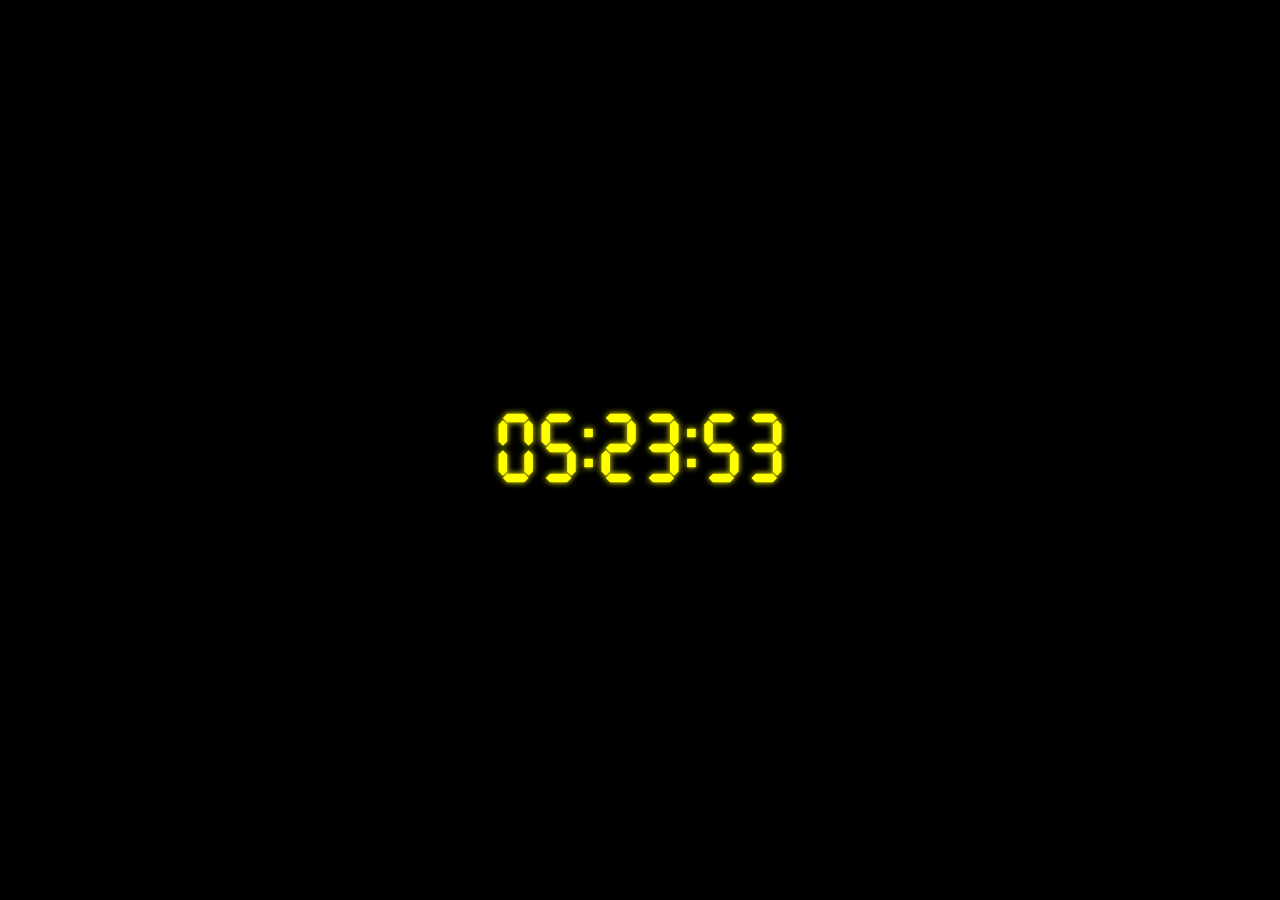
<file: cloak/index.html>
<!DOCTYPE html>
<html lang="en" >
<head>
  <meta charset="UTF-8">
  <title></title>
  <link rel="stylesheet" href="./style.css">

</head>
<body>
<!-- partial:index.partial.html -->
<div id="clock"></div>
<!-- partial -->
  <script  src="./script.js"></script>

</body>
</html>
</file>
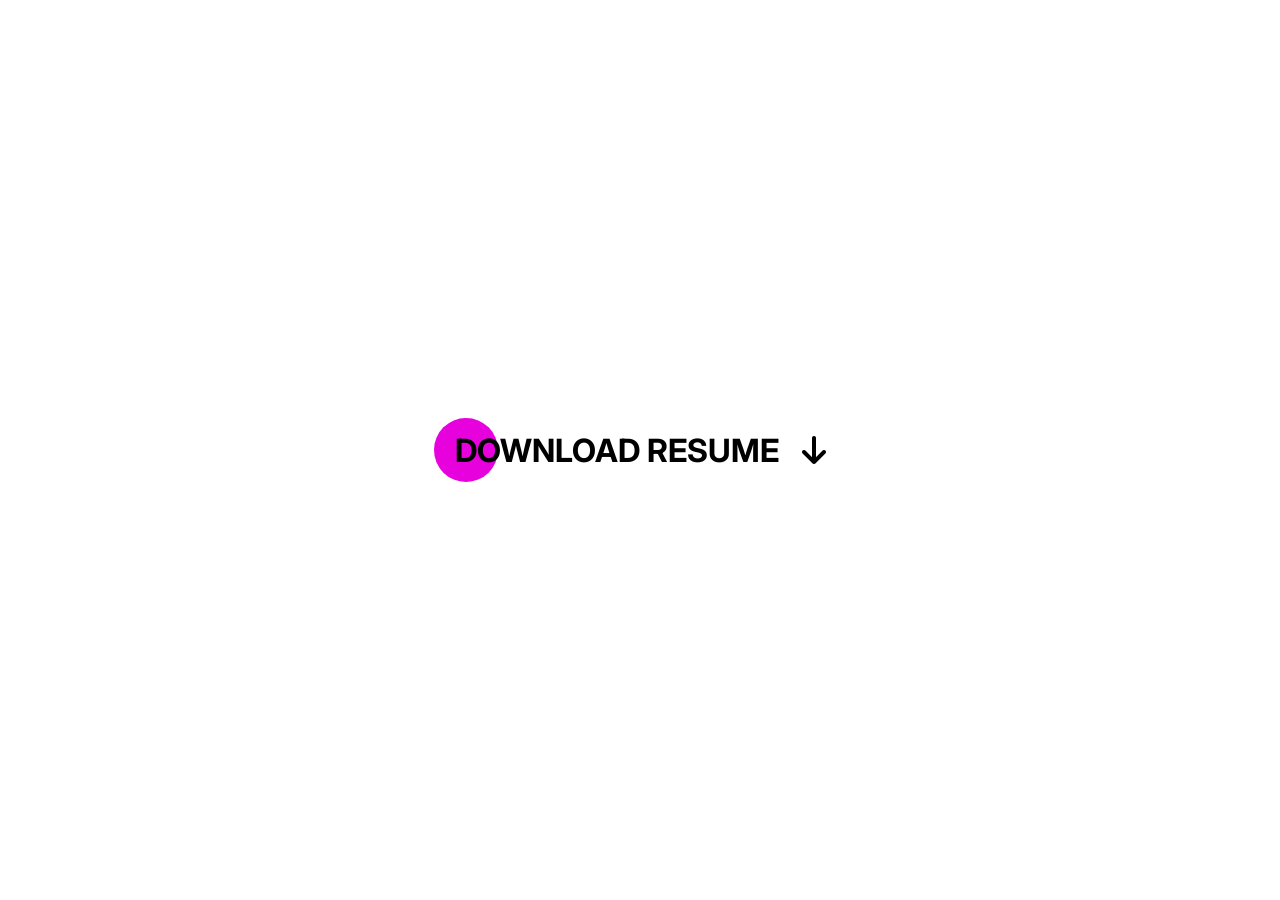
<file: dist11/index.html>
<!DOCTYPE html>
<html lang="en" >
<head>
  <meta charset="UTF-8">
  <title></title>
  <meta name="viewport" content="width=device-width, initial-scale=1">
<link rel="preconnect" href="https://fonts.googleapis.com">
<link rel="preconnect" href="https://fonts.gstatic.com" crossorigin>
<link href="https://fonts.googleapis.com/css2?family=Inter:wght@100;200;300;400;500;600;700;800;900&family=Playfair+Display:ital,wght@0,400;0,500;0,600;0,700;0,800;0,900;1,400;1,500;1,600;1,700;1,800;1,900&display=swap" rel="stylesheet"><link rel='stylesheet' href='https://cdnjs.cloudflare.com/ajax/libs/font-awesome/6.2.1/css/all.min.css'><link rel="stylesheet" href="./style.css">

</head>
<body>
<!-- partial:index.partial.html -->
<div class="wrapper">
  <a class="link" href="https://drive.google.com/file/d/1wKsv-6TdTLmP4ueZYNMOEHzZ_lIpxL3S/view?usp=sharing" target="_blank" download="almreddy">
    <div class="pink"></div>
    <span>DOWNLOAD RESUME</span>
    <i class="fa-solid fa-arrow-down"></i>
  </a>
</div>
<!-- partial -->
  <script src='https://unpkg.co/gsap@3/dist/gsap.min.js'></script><script  src="./script.js"></script>

</body>
</html>
</file>
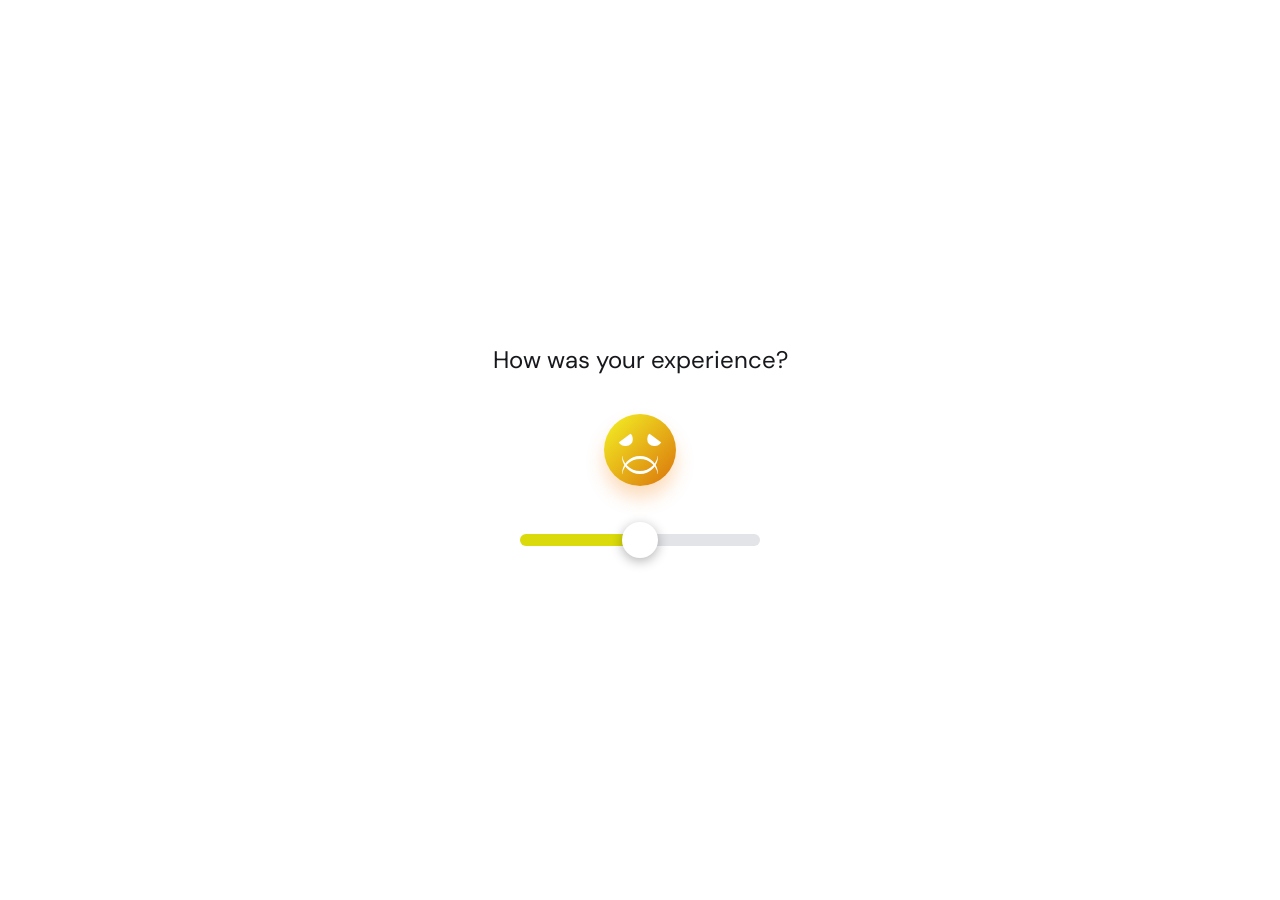
<file: dist15/index.html>
<!DOCTYPE html>
<html lang="en" >
<head>
  <meta charset="UTF-8">
  <title>CodePen - Changing Face Rating</title>
  <meta name="viewport" content="width=device-width, initial-scale=1, viewport-fit=cover"><link rel='stylesheet' href='https://fonts.googleapis.com/css2?family=DM+Sans&amp;display=swap'><link rel="stylesheet" href="./style.css">

</head>
<body>
<!-- partial:index.partial.html -->
<form class="fr" action="">
	<label class="fr__label" for="face-rating">How was your experience?</label>
	<div class="fr__face" role="img" aria-label="Straight face">
		<div class="fr__face-right-eye" data-right></div>
		<div class="fr__face-left-eye" data-left></div>
		<div class="fr__face-mouth-lower" data-mouth-lower></div>
		<div class="fr__face-mouth-upper" data-mouth-upper></div>
	</div>
	<input class="fr__input" id="face-rating" type="range" value="2.5" min="0" max="5" step="0.1">
</form>
<!-- partial -->
  <script  src="./script.js"></script>

</body>
</html>
</file>
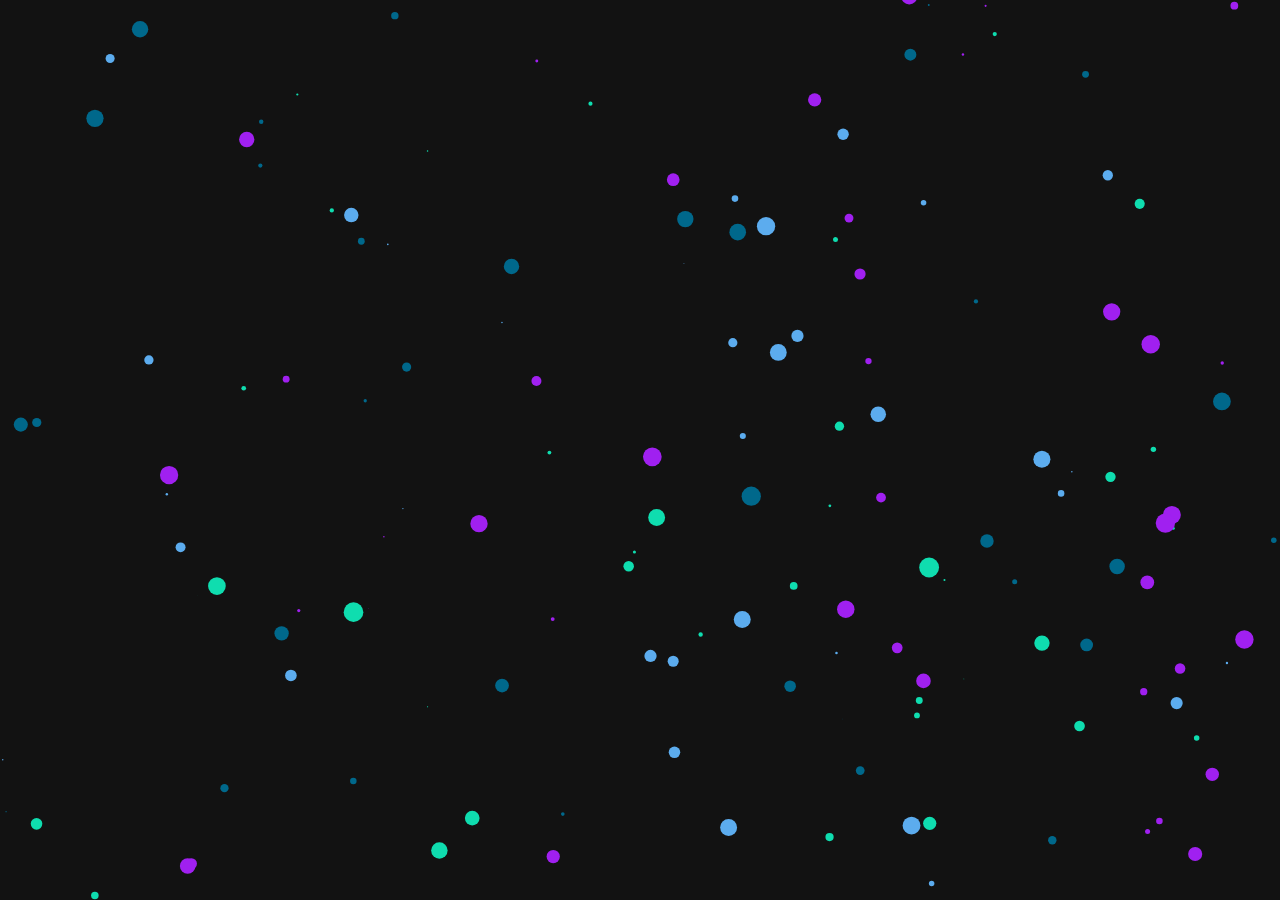
<file: dist16/index.html>
<!DOCTYPE html>
<html lang="en" >
<head>
  <meta charset="UTF-8">
  <title>CodePen - Particles Animation using Canvas</title>
  <link rel="stylesheet" href="./style.css">

</head>
<body>
<!-- partial:index.partial.html -->
<canvas id="myCanvas"></canvas>
<!-- partial -->
  <script  src="./script.js"></script>

</body>
</html>
</file>
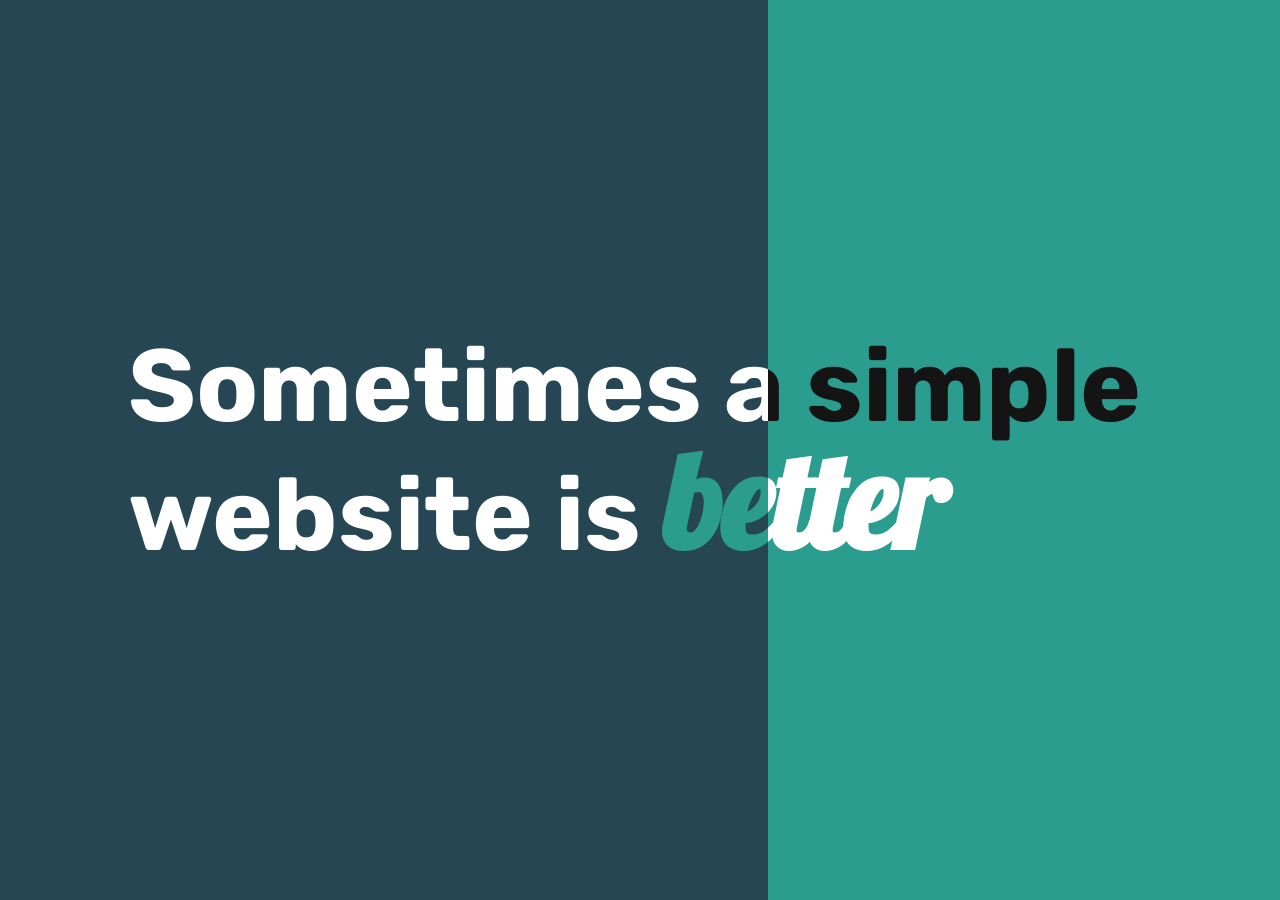
<file: dist6/index.html>
<!DOCTYPE html>
<html lang="en" >
<head>
  <meta charset="UTF-8">
  <link rel="preconnect" href="https://fonts.googleapis.com">
<link rel="preconnect" href="https://fonts.gstatic.com" crossorigin>
<link href="https://fonts.googleapis.com/css2?family=Lobster&family=Rubik:wght@400;500&display=swap" rel="stylesheet"><link rel="stylesheet" href="./style.css">

</head>
<body>
<!-- partial:index.partial.html -->
<div id="left-side" class="side">
  <h2 class="title">
    Sometimes a simple website is 
    <span class="fancy">better</span>      
  </h2>
</div>
<div id="right-side" class="side">
  <h2 class="title">
    Sometimes a simple website is  
    <span class="fancy">better</span>     
  </h2>
</div>




<!-- partial -->
  <script src='https://codepen.io/Hyperplexed/pen/xxYJYjM/54407644e24173ad6019b766443bf2a6.js'></script><script  src="./script.js"></script>

</body>
</html>
</file>
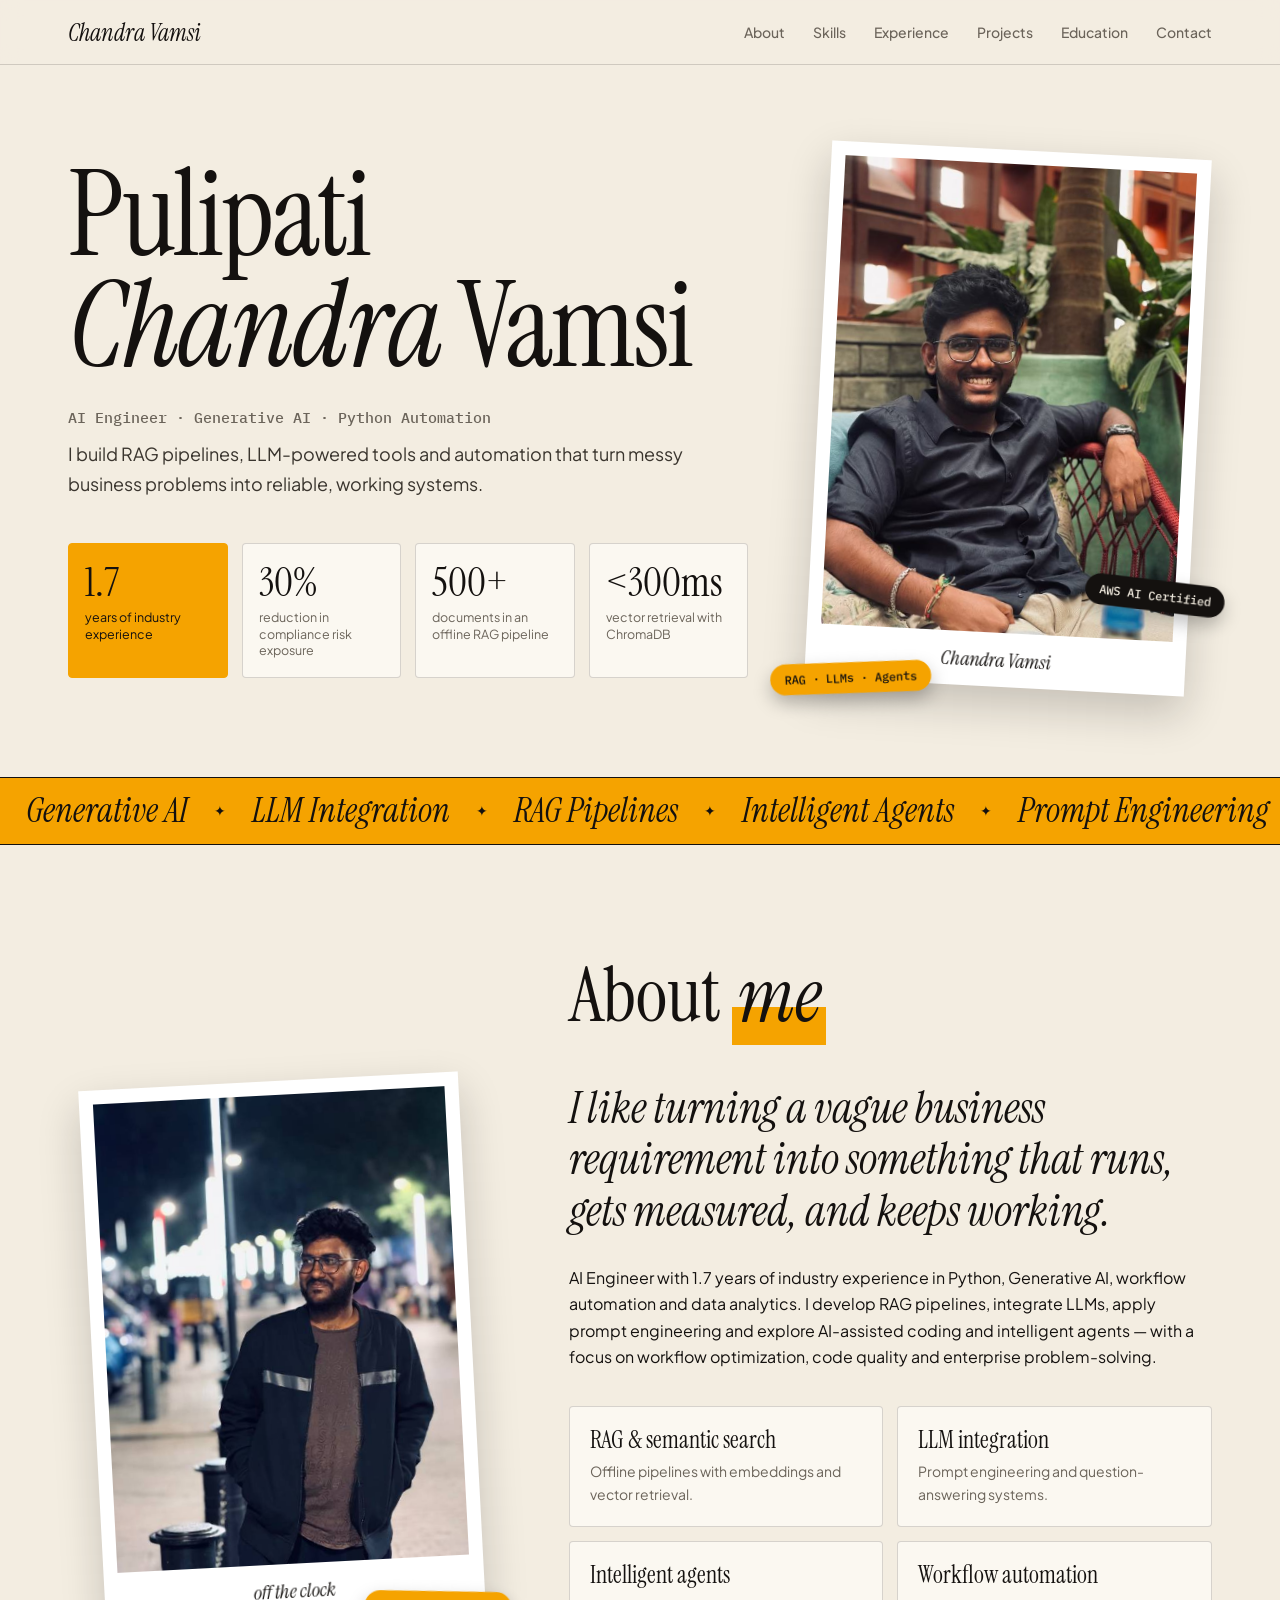
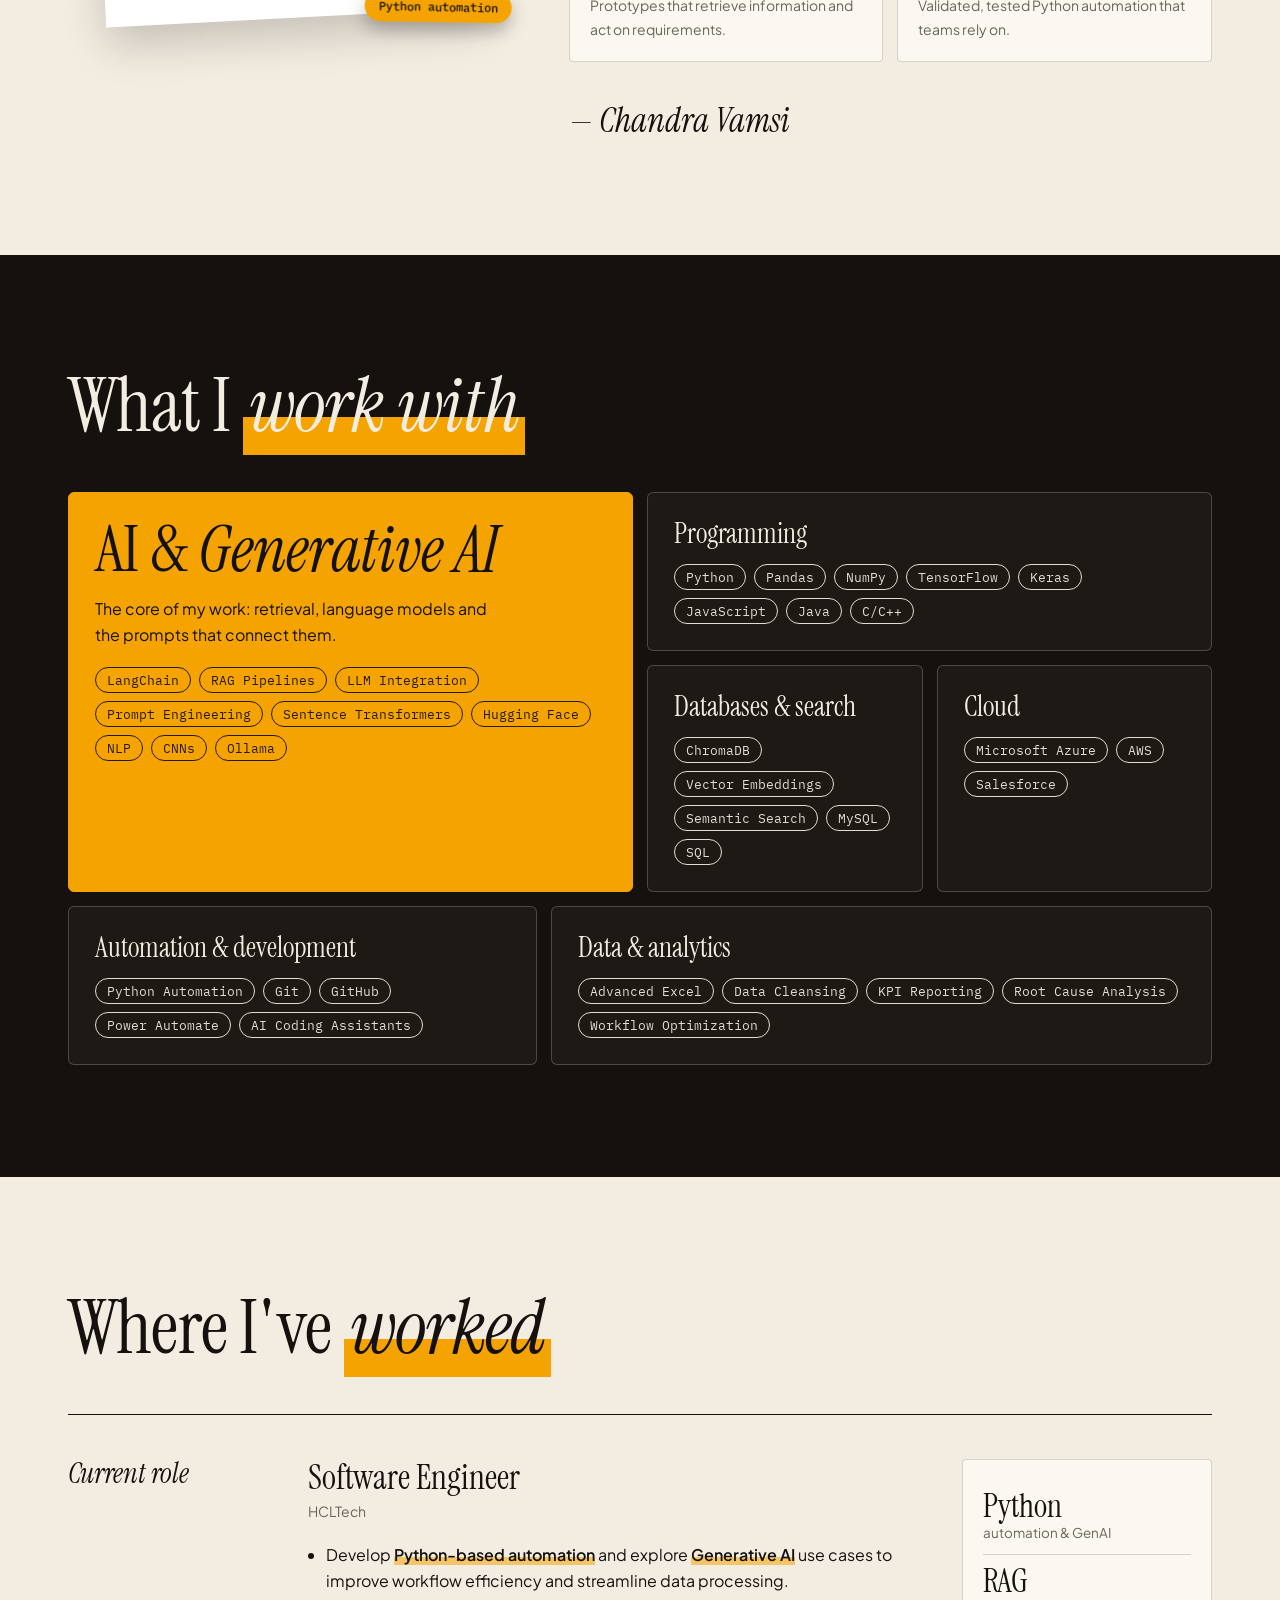
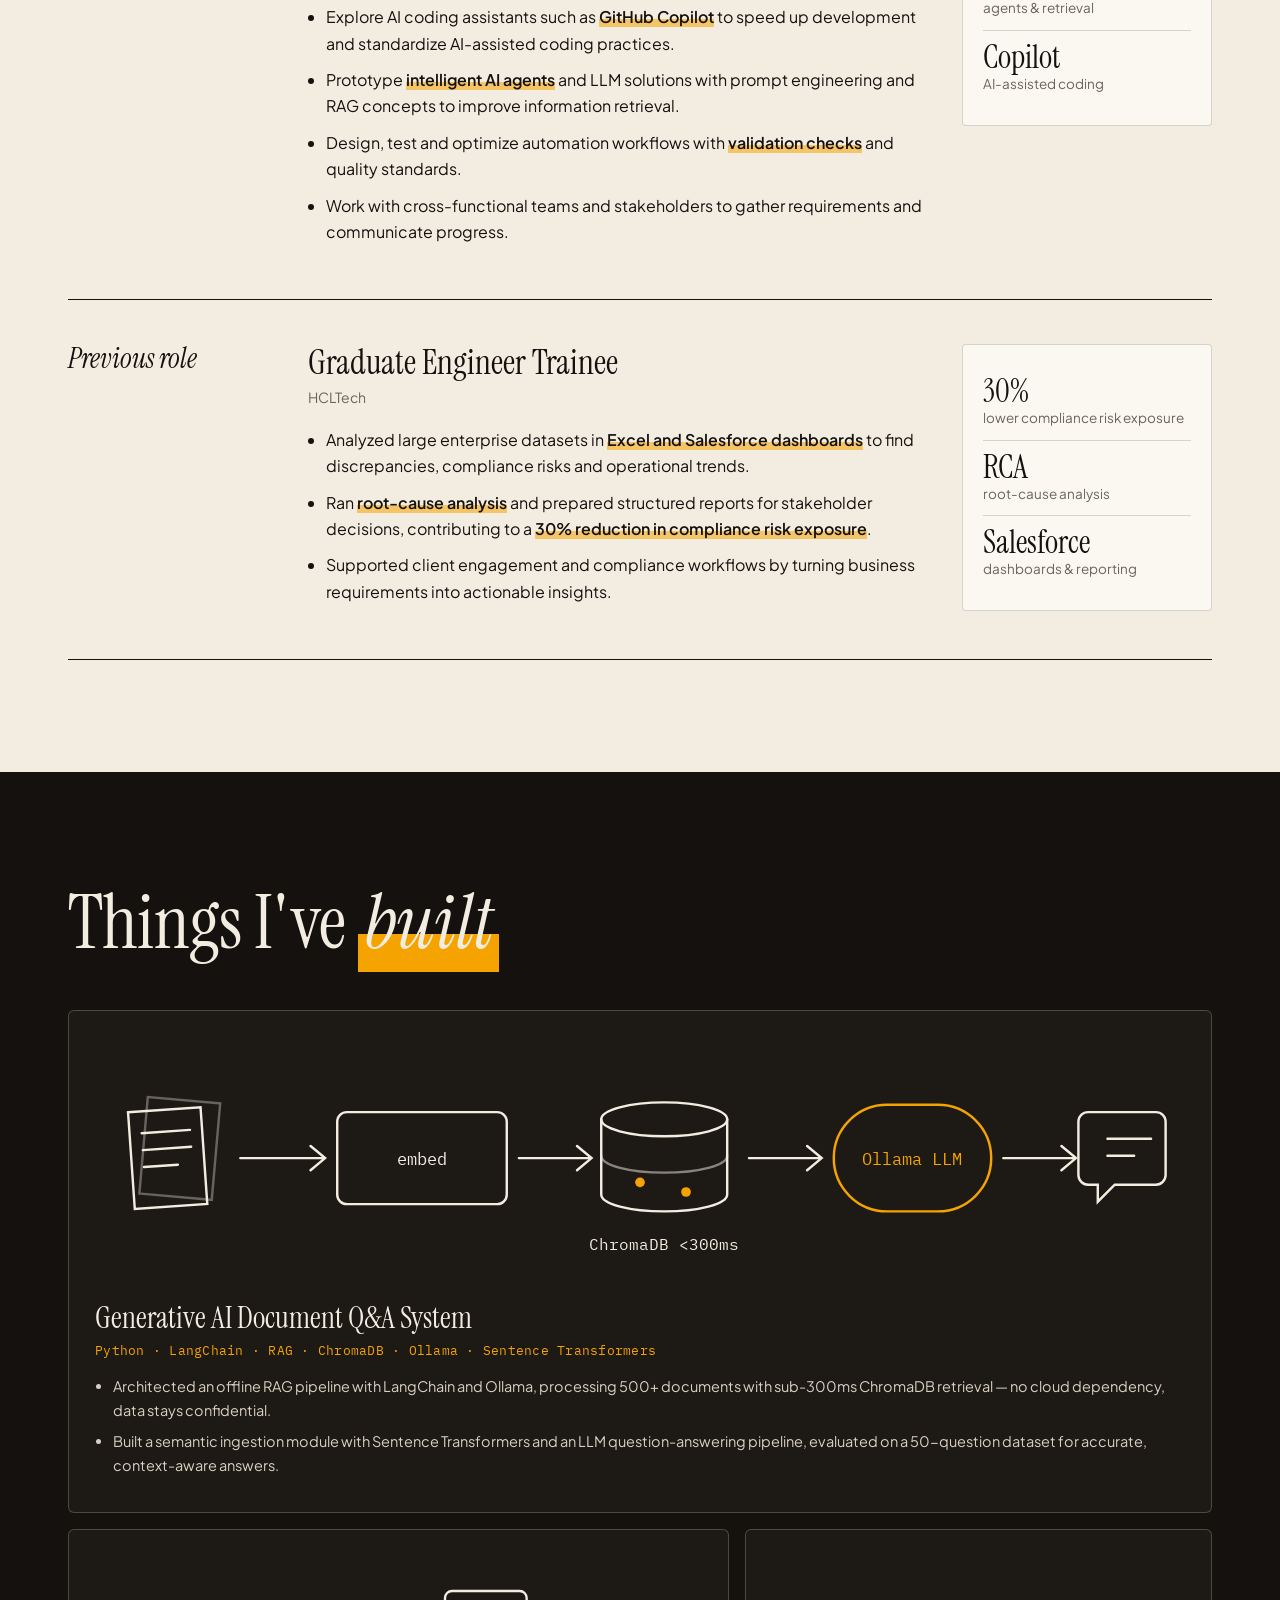
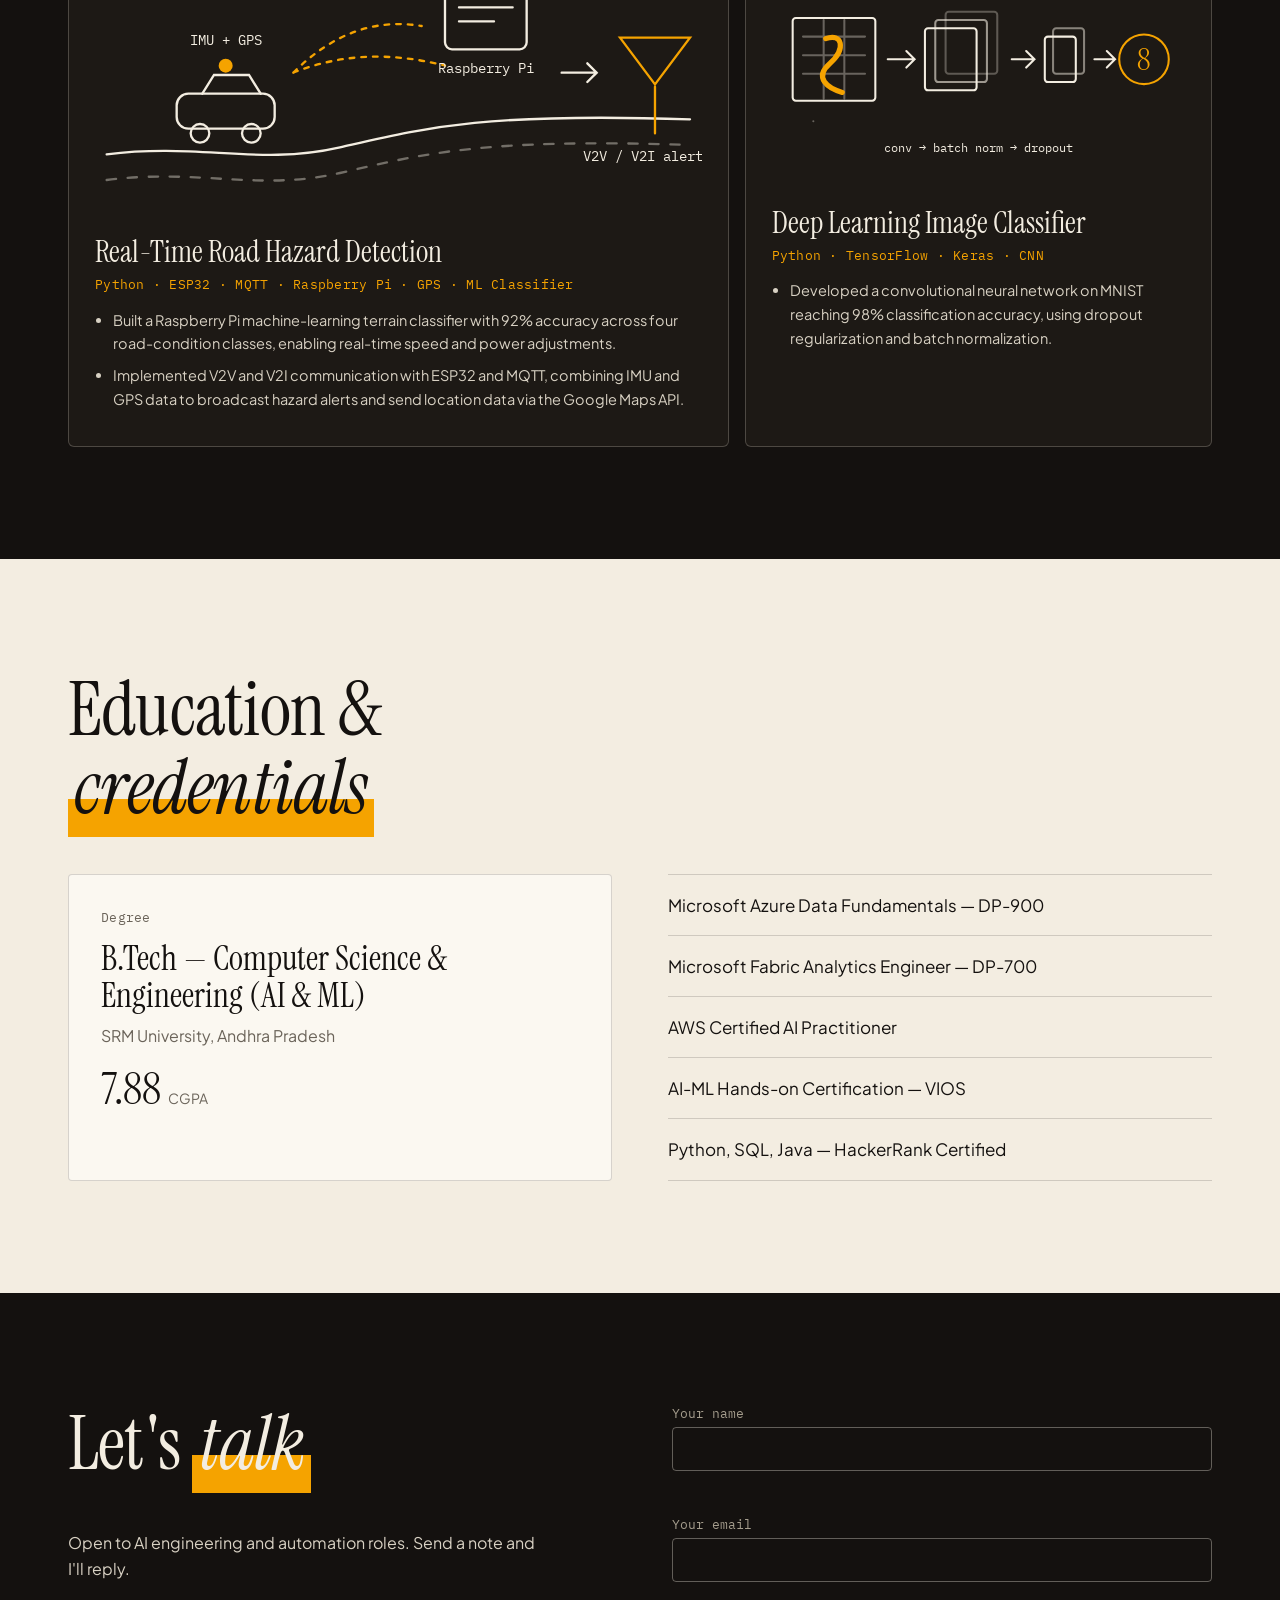
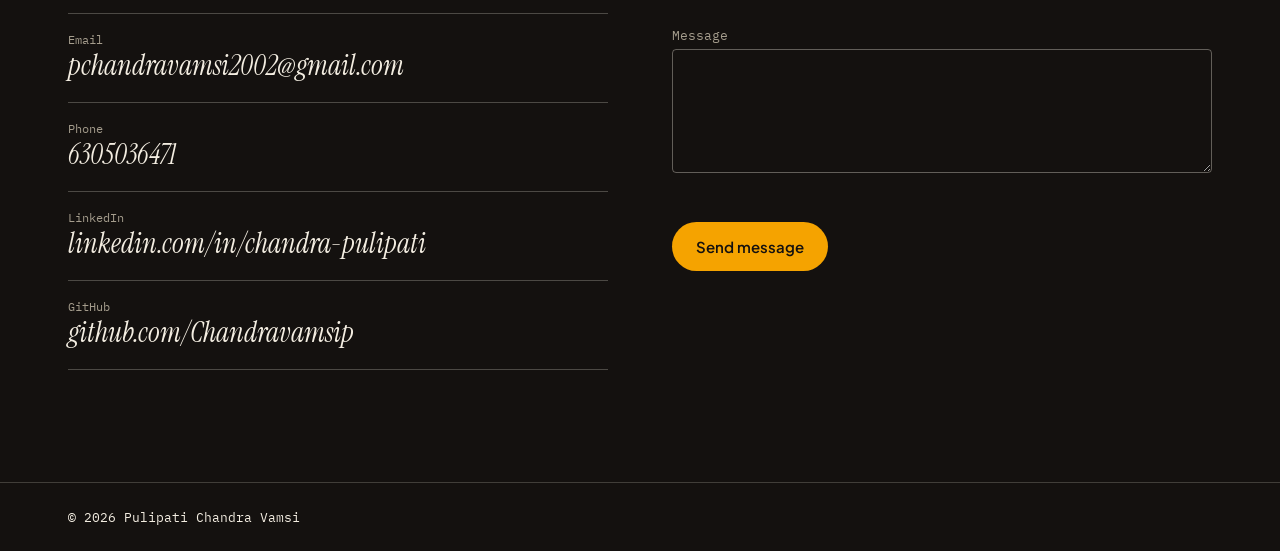
<file: new-portfolio/index.html>
<!DOCTYPE html>
<html lang="en"><head>
<meta charset="utf-8">
<meta name="viewport" content="width=device-width,initial-scale=1">
<title>Pulipati Chandra Vamsi — AI Engineer | Generative AI | Python Automation</title>
<meta name="description" content="AI Engineer building RAG pipelines, LLM integrations and Python automation. Portfolio of Pulipati Chandra Vamsi.">
<meta name="author" content="Pulipati Chandra Vamsi">
<meta property="og:type" content="website">
<meta property="og:title" content="Pulipati Chandra Vamsi — AI Engineer">
<meta property="og:description" content="Generative AI, RAG pipelines and Python automation — built to ship.">
<meta name="twitter:card" content="summary">
<link rel="preconnect" href="https://fonts.googleapis.com"><link rel="preconnect" href="https://fonts.gstatic.com" crossorigin>
<link href="https://fonts.googleapis.com/css2?family=Instrument+Serif:ital@0;1&family=Plus+Jakarta+Sans:wght@400;500;600;700&family=IBM+Plex+Mono:wght@400;500&display=swap" rel="stylesheet">
<style>
:root{--cream:#f3ede1;--paper:#fbf8f1;--ink:#14110f;--mut:#6b645a;--acc:#f5a300;--line:rgba(20,17,15,.16);--serif:'Instrument Serif',Georgia,serif;--sans:'Plus Jakarta Sans',system-ui,sans-serif;--mono:'IBM Plex Mono',ui-monospace,monospace}
*{box-sizing:border-box;margin:0;padding:0}
html{scroll-behavior:smooth;overflow-x:hidden}
body{max-width:100vw;background:var(--cream);color:var(--ink);font:400 16px/1.65 var(--sans);-webkit-font-smoothing:antialiased;overflow-x:hidden}
a{color:inherit}img{max-width:100%;display:block}
:focus-visible{outline:2px solid var(--acc);outline-offset:3px}
.wrap{max-width:1200px;margin:0 auto;padding:0 28px}
.dark{background:var(--ink);color:var(--cream)}
section{padding:112px 0}
h2{font:400 clamp(40px,6vw,76px)/1.02 var(--serif);letter-spacing:-.01em;margin-bottom:48px;max-width:14ch}
h2 em,h1 em{font-style:italic}
em.hl{background:linear-gradient(transparent 62%,var(--acc) 62%);padding:0 .08em}
.mono{font-family:var(--mono);font-size:12.5px;letter-spacing:.02em}
/* nav */
nav{position:fixed;top:0;left:0;right:0;z-index:50;background:rgba(243,237,225,.9);backdrop-filter:blur(10px);border-bottom:1px solid var(--line)}
nav .wrap{display:flex;align-items:center;justify-content:space-between;height:64px}
.brand{font:italic 24px var(--serif);text-decoration:none}
.links{display:flex;gap:28px;list-style:none}
.links a{text-decoration:none;font-size:14px;font-weight:500;color:var(--mut)}
.links a:hover{color:var(--ink)}
.burger{display:none;background:none;border:1px solid var(--ink);width:42px;height:42px;border-radius:50%;cursor:pointer}
.burger span,.burger span:before{display:block;width:16px;height:2px;background:var(--ink);margin:auto;position:relative}
.burger span:before{content:"";position:absolute;top:-5px;left:0}
/* hero */
#top{padding:150px 0 90px}
.hero{display:grid;grid-template-columns:1.25fr .75fr;gap:56px;align-items:center}
h1{font:400 clamp(56px,9.4vw,132px)/.92 var(--serif);letter-spacing:-.02em}
.role{margin:28px 0 12px;font:500 15px var(--mono);color:var(--mut)}
.lede{max-width:52ch;font-size:18px;color:#3a352e}
.stats{display:grid;grid-template-columns:repeat(4,1fr);gap:14px;margin-top:44px}
.stat{background:var(--paper);border:1px solid var(--line);padding:18px 16px;border-radius:4px}
.stat b{display:block;font:400 clamp(30px,3.2vw,42px)/1 var(--serif);white-space:nowrap}
.stat span{font-size:12.5px;color:var(--mut);line-height:1.35;display:block;margin-top:6px}
.stat.a{background:var(--acc);border-color:var(--acc)}.stat.a span{color:var(--ink)}
.polaroid{--r:3deg;--rx:0deg;--ry:0deg;background:#fff;padding:14px 14px 54px;box-shadow:0 18px 40px rgba(20,17,15,.2);position:relative;transform:perspective(900px) rotate(var(--r)) rotateX(var(--rx)) rotateY(var(--ry));transition:transform .3s ease,box-shadow .3s ease;will-change:transform;max-width:380px;margin:0 auto}
.polaroid.l{--r:-3deg}
.polaroid.tilt{transition:transform .08s linear,box-shadow .3s ease;box-shadow:0 28px 54px rgba(20,17,15,.3)}
.polaroid img{width:100%;aspect-ratio:3/4;object-fit:cover}
.polaroid .cap{position:absolute;bottom:14px;left:0;right:0;text-align:center;font:italic 20px var(--serif)}
.badge{position:absolute;background:var(--ink);color:var(--cream);padding:8px 14px;border-radius:99px;font:500 12px var(--mono);box-shadow:0 8px 18px rgba(0,0,0,.25);white-space:nowrap}
.badge.y{background:var(--acc);color:var(--ink)}
.b1{bottom:-14px;left:-34px;transform:rotate(-5deg)}.b2{bottom:84px;right:-36px;transform:rotate(4deg)}
.b3{bottom:-12px;right:-26px;transform:rotate(4deg)}
/* marquee */
.marq{background:var(--acc);color:var(--ink);overflow:hidden;border-block:1px solid var(--ink);padding:16px 0}
.track{display:flex;width:max-content;animation:mq 38s linear infinite}
.track span{font:italic 34px/1 var(--serif);padding:0 26px;white-space:nowrap}
.track span:nth-child(even){font:500 14px var(--mono);align-self:center;padding:0}
@keyframes mq{to{transform:translateX(-50%)}}
/* about */
.about{display:grid;grid-template-columns:.8fr 1.2fr;gap:72px;align-items:center}
blockquote{font:italic clamp(28px,3.4vw,44px)/1.18 var(--serif);margin-bottom:28px}
.caps{display:grid;grid-template-columns:1fr 1fr;gap:14px;margin:36px 0}
.cap-c{background:var(--paper);border:1px solid var(--line);padding:20px;border-radius:4px}
.cap-c h3{font:400 24px/1.1 var(--serif);margin-bottom:6px}
.cap-c p{font-size:14px;color:var(--mut)}
.sig{font:italic 34px var(--serif)}
/* skills bento */
.bento{display:grid;grid-template-columns:repeat(12,1fr);gap:14px}
.tile{border:1px solid rgba(243,237,225,.22);padding:26px;border-radius:6px;background:#1d1915}
.tile h3{font:400 28px/1.1 var(--serif);margin-bottom:14px}
.tile.feat{background:var(--acc);color:var(--ink);border-color:var(--acc)}
.tile.feat h3{font-size:clamp(40px,5vw,64px);line-height:.98}
.tile.feat p{max-width:34ch;margin-bottom:18px}
.chips{display:flex;flex-wrap:wrap;gap:8px}
.chips span{font:400 12.5px var(--mono);border:1px solid currentColor;padding:4px 11px;border-radius:99px;opacity:.92}
.s12{grid-column:span 12}.s8{grid-column:span 8}.s7{grid-column:span 7}.s6{grid-column:span 6}.s5{grid-column:span 5}.s4{grid-column:span 4}.s3{grid-column:span 3}
.r2{grid-row:span 2}
/* experience */
.job{display:grid;grid-template-columns:200px 1fr 250px;gap:40px;padding:44px 0;border-top:1px solid var(--ink)}
.job:last-child{border-bottom:1px solid var(--ink)}
.job .per{font:italic 28px/1.1 var(--serif)}
.job h3{font:400 34px/1.1 var(--serif);margin-bottom:4px}
.job .co{color:var(--mut);margin-bottom:18px;font-size:14px}
.job ul{padding-left:18px}.job li{margin-bottom:10px;max-width:64ch}
.job li strong{background:linear-gradient(transparent 60%,rgba(245,163,0,.55) 60%);font-weight:600}
.side{background:var(--paper);border:1px solid var(--line);padding:20px;border-radius:4px;align-self:start}
.side div{padding:10px 0;border-bottom:1px solid var(--line);font-size:13.5px;color:var(--mut)}
.side div:last-child{border:0}.side b{display:block;font:400 32px/1 var(--serif);color:var(--ink)}
/* projects */
.mosaic{display:grid;grid-template-columns:repeat(12,1fr);gap:16px}
.card{background:#1d1915;border:1px solid rgba(243,237,225,.22);border-radius:6px;padding:26px;display:flex;flex-direction:column}
.card svg{width:100%;height:auto;margin-bottom:22px;color:var(--cream)}
.card h3{font:400 30px/1.1 var(--serif);margin-bottom:6px}
.card .stack{color:var(--acc);margin-bottom:14px}
.card ul{padding-left:18px;font-size:14.5px;color:#d8d1c3}.card li{margin-bottom:8px}
.c12{grid-column:span 12}.c7{grid-column:span 7}.c5{grid-column:span 5}
section,header{scroll-margin-top:64px}
.card.wide svg{max-height:230px}
/* edu */
.two{display:grid;grid-template-columns:1fr 1fr;gap:56px}
.edu{background:var(--paper);border:1px solid var(--line);padding:32px;border-radius:4px}
.edu h3{font:400 34px/1.1 var(--serif);margin-bottom:8px}
.certs{list-style:none}.certs li{padding:16px 0;border-top:1px solid var(--line);font-size:17px}
.certs li:last-child{border-bottom:1px solid var(--line)}
/* contact */
.contact{display:grid;grid-template-columns:1fr 1fr;gap:64px}
.clinks a{display:block;padding:18px 0;border-top:1px solid rgba(243,237,225,.25);text-decoration:none;font:italic 28px var(--serif);word-break:break-all}
.clinks a:hover{color:var(--acc)}.clinks small{display:block;font:400 12px var(--mono);color:#a59d8d;font-style:normal}
form{display:grid;gap:14px}
label{font:400 12.5px var(--mono);color:#a59d8d}
input,textarea{width:100%;background:transparent;border:1px solid rgba(243,237,225,.35);color:var(--cream);padding:13px 14px;font:inherit;border-radius:4px;margin-top:6px}
input:focus,textarea:focus{border-color:var(--acc);outline:0}
button.send{background:var(--acc);color:var(--ink);border:0;padding:15px 24px;font:600 15px var(--sans);border-radius:99px;cursor:pointer;justify-self:start;align-self:start}
#msg{font-size:14.5px;color:var(--cream);min-height:22px}#msg.ok{color:#0f0d0b;background:var(--acc);padding:12px 14px;border-radius:4px}#msg.err{border:1px solid var(--acc);padding:12px 14px;border-radius:4px}
footer{padding:26px 0;border-top:1px solid rgba(243,237,225,.2);font:400 12.5px var(--mono);color:#a59d8d}
/* reveal */
.js .rv{opacity:0;transform:translateY(22px);transition:opacity .7s ease,transform .7s ease}
.js .rv.in{opacity:1;transform:none}
@media (prefers-reduced-motion:reduce){.js .rv{opacity:1;transform:none;transition:none}.track{animation:none}html{scroll-behavior:auto}}
/* responsive */
@media (max-width:980px){
 .hero,.about,.contact,.two{grid-template-columns:1fr;gap:48px}
 .job{grid-template-columns:1fr;gap:16px}
 .s8,.s7,.s6,.s5,.s4,.s3{grid-column:span 12}.s12{grid-column:span 12}.r2{grid-row:auto}
 .mosaic .c12,.mosaic .c7,.mosaic .c5{grid-column:span 12}
}
@media (max-width:760px){
 section{padding:80px 0}.wrap{padding:0 20px}
 .burger{display:block}
 .links{display:none;position:absolute;top:64px;left:0;right:0;background:var(--cream);flex-direction:column;gap:0;border-bottom:1px solid var(--line)}
 .links.open{display:flex}.links a{display:block;padding:16px 20px;border-top:1px solid var(--line)}
 .stats{grid-template-columns:1fr 1fr}.caps{grid-template-columns:1fr}
 .b1{left:4px}.b2,.b3{right:4px}
}
</style></head>
<body>
<nav><div class="wrap"><a class="brand" href="#top">Chandra Vamsi</a>
<button class="burger" aria-label="Toggle menu" aria-expanded="false"><span></span></button>
<ul class="links"><li><a href="#about">About</a></li><li><a href="#skills">Skills</a></li><li><a href="#experience">Experience</a></li><li><a href="#projects">Projects</a></li><li><a href="#education">Education</a></li><li><a href="#contact">Contact</a></li></ul></div></nav>

<header id="top"><div class="wrap hero">
<div>
<h1>Pulipati <em>Chandra</em> Vamsi</h1>
<p class="role">AI Engineer · Generative AI · Python Automation</p>
<p class="lede">I build RAG pipelines, LLM-powered tools and automation that turn messy business problems into reliable, working systems.</p>
<div class="stats">
<div class="stat a"><b>1.7</b><span>years of industry experience</span></div>
<div class="stat"><b>30%</b><span>reduction in compliance risk exposure</span></div>
<div class="stat"><b>500+</b><span>documents in an offline RAG pipeline</span></div>
<div class="stat"><b>&lt;300ms</b><span>vector retrieval with ChromaDB</span></div>
</div></div>
<div class="polaroid"><img src="[data-uri]" alt="Portrait of Chandra Vamsi smiling in a black shirt"><div class="cap">Chandra Vamsi</div>
<span class="badge y b1">RAG · LLMs · Agents</span><span class="badge b2">AWS AI Certified</span></div>
</div></header>

<div class="marq" aria-hidden="true"><div class="track" id="trk"></div></div>

<section id="about"><div class="wrap about">
<div class="rv"><div class="polaroid l"><img src="[data-uri]" alt="Chandra Vamsi standing on an evening street" loading="lazy"><div class="cap">off the clock</div><span class="badge y b3">Python automation</span></div></div>
<div class="rv">
<h2>About <em class="hl">me</em></h2>
<blockquote>I like turning a vague business requirement into something that runs, gets measured, and keeps working.</blockquote>
<p>AI Engineer with 1.7 years of industry experience in Python, Generative AI, workflow automation and data analytics. I develop RAG pipelines, integrate LLMs, apply prompt engineering and explore AI-assisted coding and intelligent agents — with a focus on workflow optimization, code quality and enterprise problem-solving.</p>
<div class="caps">
<div class="cap-c"><h3>RAG &amp; semantic search</h3><p>Offline pipelines with embeddings and vector retrieval.</p></div>
<div class="cap-c"><h3>LLM integration</h3><p>Prompt engineering and question-answering systems.</p></div>
<div class="cap-c"><h3>Intelligent agents</h3><p>Prototypes that retrieve information and act on requirements.</p></div>
<div class="cap-c"><h3>Workflow automation</h3><p>Validated, tested Python automation that teams rely on.</p></div>
</div>
<div class="sig">— Chandra Vamsi</div>
</div></div></section>

<section id="skills" class="dark"><div class="wrap">
<h2 class="rv">What I <em class="hl" style="color:var(--cream)">work with</em></h2>
<div class="bento rv">
<div class="tile feat s6 r2"><h3>AI &amp; <em>Generative AI</em></h3><p>The core of my work: retrieval, language models and the prompts that connect them.</p><div class="chips"><span>LangChain</span><span>RAG Pipelines</span><span>LLM Integration</span><span>Prompt Engineering</span><span>Sentence Transformers</span><span>Hugging Face</span><span>NLP</span><span>CNNs</span><span>Ollama</span></div></div>
<div class="tile s6"><h3>Programming</h3><div class="chips"><span>Python</span><span>Pandas</span><span>NumPy</span><span>TensorFlow</span><span>Keras</span><span>JavaScript</span><span>Java</span><span>C/C++</span></div></div>
<div class="tile s3"><h3>Databases &amp; search</h3><div class="chips"><span>ChromaDB</span><span>Vector Embeddings</span><span>Semantic Search</span><span>MySQL</span><span>SQL</span></div></div>
<div class="tile s3"><h3>Cloud</h3><div class="chips"><span>Microsoft Azure</span><span>AWS</span><span>Salesforce</span></div></div>
<div class="tile s5"><h3>Automation &amp; development</h3><div class="chips"><span>Python Automation</span><span>Git</span><span>GitHub</span><span>Power Automate</span><span>AI Coding Assistants</span></div></div>
<div class="tile s7"><h3>Data &amp; analytics</h3><div class="chips"><span>Advanced Excel</span><span>Data Cleansing</span><span>KPI Reporting</span><span>Root Cause Analysis</span><span>Workflow Optimization</span></div></div>
</div></div></section>

<section id="experience"><div class="wrap">
<h2 class="rv">Where I've <em class="hl">worked</em></h2>
<div class="job rv"><div class="per">Current role</div>
<div><h3>Software Engineer</h3><div class="co">HCLTech</div><ul>
<li>Develop <strong>Python-based automation</strong> and explore <strong>Generative AI</strong> use cases to improve workflow efficiency and streamline data processing.</li>
<li>Explore AI coding assistants such as <strong>GitHub Copilot</strong> to speed up development and standardize AI-assisted coding practices.</li>
<li>Prototype <strong>intelligent AI agents</strong> and LLM solutions with prompt engineering and RAG concepts to improve information retrieval.</li>
<li>Design, test and optimize automation workflows with <strong>validation checks</strong> and quality standards.</li>
<li>Work with cross-functional teams and stakeholders to gather requirements and communicate progress.</li></ul></div>
<aside class="side"><div><b>Python</b>automation &amp; GenAI</div><div><b>RAG</b>agents &amp; retrieval</div><div><b>Copilot</b>AI-assisted coding</div></aside></div>
<div class="job rv"><div class="per">Previous role</div>
<div><h3>Graduate Engineer Trainee</h3><div class="co">HCLTech</div><ul>
<li>Analyzed large enterprise datasets in <strong>Excel and Salesforce dashboards</strong> to find discrepancies, compliance risks and operational trends.</li>
<li>Ran <strong>root-cause analysis</strong> and prepared structured reports for stakeholder decisions, contributing to a <strong>30% reduction in compliance risk exposure</strong>.</li>
<li>Supported client engagement and compliance workflows by turning business requirements into actionable insights.</li></ul></div>
<aside class="side"><div><b>30%</b>lower compliance risk exposure</div><div><b>RCA</b>root-cause analysis</div><div><b>Salesforce</b>dashboards &amp; reporting</div></aside></div>
</div></section>

<section id="projects" class="dark"><div class="wrap">
<h2 class="rv">Things I've <em class="hl" style="color:var(--cream)">built</em></h2>
<div class="mosaic">
<article class="card c12 rv">
<svg viewBox="0 0 900 200" fill="none" stroke="currentColor" stroke-width="2" stroke-linecap="round" role="img" aria-label="Diagram: documents are embedded, stored in ChromaDB, retrieved and answered by a local LLM">
<g><path d="M30 60h60v80H30z M40 78h40M40 92h40M40 106h28" transform="rotate(-4 60 100)"/><path d="M40 52h60v80H40z" opacity=".35" transform="rotate(5 70 92)"/></g>
<path d="M120 100h70m-12-10 12 10-12 10"/><rect x="200" y="62" width="140" height="76" rx="8"/><text x="270" y="106" fill="currentColor" stroke="none" font-family="IBM Plex Mono" font-size="14" text-anchor="middle">embed</text>
<path d="M350 100h60m-12-10 12 10-12 10"/>
<ellipse cx="470" cy="68" rx="52" ry="14"/><path d="M418 68v62c0 8 24 14 52 14s52-6 52-14V68"/><path d="M418 98c0 8 24 14 52 14s52-6 52-14" opacity=".5"/><circle cx="450" cy="120" r="4" fill="#f5a300" stroke="none"/><circle cx="488" cy="128" r="4" fill="#f5a300" stroke="none"/>
<text x="470" y="176" fill="currentColor" stroke="none" font-family="IBM Plex Mono" font-size="13" text-anchor="middle">ChromaDB &lt;300ms</text>
<path d="M540 100h60m-12-10 12 10-12 10"/><rect x="610" y="56" width="130" height="88" rx="44" stroke="#f5a300"/><text x="675" y="106" fill="#f5a300" stroke="none" font-family="IBM Plex Mono" font-size="14" text-anchor="middle">Ollama LLM</text>
<path d="M750 100h60m-12-10 12 10-12 10"/><path d="M820 62h56a8 8 0 0 1 8 8v44a8 8 0 0 1-8 8h-34l-14 14v-14h-8a8 8 0 0 1-8-8V70a8 8 0 0 1 8-8z"/><path d="M836 84h36M836 98h22"/>
</svg>
<h3>Generative AI Document Q&amp;A System</h3><div class="stack mono">Python · LangChain · RAG · ChromaDB · Ollama · Sentence Transformers</div>
<ul><li>Architected an offline RAG pipeline with LangChain and Ollama, processing 500+ documents with sub-300ms ChromaDB retrieval — no cloud dependency, data stays confidential.</li>
<li>Built a semantic ingestion module with Sentence Transformers and an LLM question-answering pipeline, evaluated on a 50-question dataset for accurate, context-aware answers.</li></ul></article>

<article class="card c7 rv">
<svg viewBox="0 0 520 220" fill="none" stroke="currentColor" stroke-width="2" stroke-linecap="round" role="img" aria-label="Diagram: a vehicle with sensors on a road broadcasts hazard alerts over MQTT">
<path d="M10 170c80-10 130 10 200-6s120-30 300-24" /><path d="M10 192c80-10 130 10 200-6s120-30 300-24" opacity=".4" stroke-dasharray="8 10"/>
<g transform="translate(70 118)"><rect width="84" height="30" rx="10"/><circle cx="20" cy="34" r="8"/><circle cx="64" cy="34" r="8"/><path d="M22 0l10-16h30l10 16"/></g>
<circle cx="112" cy="94" r="6" fill="#f5a300" stroke="none"/><text x="112" y="76" fill="currentColor" stroke="none" font-family="IBM Plex Mono" font-size="12" text-anchor="middle">IMU + GPS</text>
<path d="M170 100q50-50 110-40M170 100q60-24 130-6" stroke="#f5a300" stroke-dasharray="4 6"/>
<g transform="translate(300 30)"><rect width="70" height="50" rx="6"/><path d="M12 14h46M12 26h30"/><text x="35" y="70" fill="currentColor" stroke="none" font-family="IBM Plex Mono" font-size="12" text-anchor="middle">Raspberry Pi</text></g>
<path d="M400 100h30m-8-8 8 8-8 8"/><path d="M450 70l30 40 30-40z M480 112v40" stroke="#f5a300"/><text x="470" y="176" fill="currentColor" stroke="none" font-family="IBM Plex Mono" font-size="12" text-anchor="middle">V2V / V2I alert</text>
</svg>
<h3>Real-Time Road Hazard Detection</h3><div class="stack mono">Python · ESP32 · MQTT · Raspberry Pi · GPS · ML Classifier</div>
<ul><li>Built a Raspberry Pi machine-learning terrain classifier with 92% accuracy across four road-condition classes, enabling real-time speed and power adjustments.</li>
<li>Implemented V2V and V2I communication with ESP32 and MQTT, combining IMU and GPS data to broadcast hazard alerts and send location data via the Google Maps API.</li></ul></article>

<article class="card c5 rv">
<svg viewBox="0 0 400 220" fill="none" stroke="currentColor" stroke-width="2" stroke-linecap="round" role="img" aria-label="Diagram: a handwritten digit passes through convolution layers to a class prediction">
<g><rect x="20" y="60" width="80" height="80" rx="3"/><path d="M40 160h0M30 78h60M30 96h60M30 114h60M50 62v76M70 62v76" opacity=".35"/><path d="M52 80c16-6 20 10 4 24s-2 24 12 28" stroke="#f5a300" stroke-width="5"/></g>
<path d="M112 100h26m-8-8 8 8-8 8"/>
<rect x="148" y="70" width="50" height="60" rx="3"/><rect x="158" y="62" width="50" height="60" rx="3" opacity=".6"/><rect x="168" y="54" width="50" height="60" rx="3" opacity=".3"/>
<path d="M232 100h22m-8-8 8 8-8 8"/>
<rect x="264" y="78" width="30" height="44" rx="3"/><rect x="272" y="70" width="30" height="44" rx="3" opacity=".5"/>
<path d="M312 100h20m-8-8 8 8-8 8"/><circle cx="360" cy="100" r="24" stroke="#f5a300"/><text x="360" y="110" fill="#f5a300" stroke="none" font-family="Instrument Serif" font-size="30" text-anchor="middle">8</text>
<text x="200" y="190" fill="currentColor" stroke="none" font-family="IBM Plex Mono" font-size="12" text-anchor="middle">conv → batch norm → dropout</text>
</svg>
<h3>Deep Learning Image Classifier</h3><div class="stack mono">Python · TensorFlow · Keras · CNN</div>
<ul><li>Developed a convolutional neural network on MNIST reaching 98% classification accuracy, using dropout regularization and batch normalization.</li></ul></article>
</div></div></section>

<section id="education"><div class="wrap">
<h2 class="rv">Education &amp; <em class="hl">credentials</em></h2>
<div class="two rv">
<div class="edu"><div class="mono" style="color:var(--mut);margin-bottom:12px">Degree</div><h3>B.Tech — Computer Science &amp; Engineering (AI &amp; ML)</h3><p style="color:var(--mut)">SRM University, Andhra Pradesh</p><p style="margin-top:18px;font:400 44px/1 var(--serif)">7.88 <span style="font:400 14px var(--sans);color:var(--mut)">CGPA</span></p></div>
<ul class="certs"><li>Microsoft Azure Data Fundamentals — DP-900</li><li>Microsoft Fabric Analytics Engineer — DP-700</li><li>AWS Certified AI Practitioner</li><li>AI-ML Hands-on Certification — VIOS</li><li>Python, SQL, Java — HackerRank Certified</li></ul>
</div></div></section>

<section id="contact" class="dark"><div class="wrap contact">
<div class="rv"><h2>Let's <em class="hl" style="color:var(--cream)">talk</em></h2>
<p style="max-width:40ch;margin-bottom:30px;color:#d8d1c3">Open to AI engineering and automation roles. Send a note and I'll reply.</p>
<div class="clinks"><a href="mailto:pchandravamsi2002@gmail.com"><small>Email</small>pchandravamsi2002@gmail.com</a><a href="tel:+916305036471"><small>Phone</small>6305036471</a><a href="https://linkedin.com/in/chandra-pulipati" target="_blank" rel="noopener"><small>LinkedIn</small>linkedin.com/in/chandra-pulipati</a><a href="https://github.com/Chandravamsip" target="_blank" rel="noopener" style="border-bottom:1px solid rgba(243,237,225,.25)"><small>GitHub</small>github.com/Chandravamsip</a></div></div>
<form id="cf" class="rv" novalidate>
<label>Your name<input name="name" required autocomplete="name"></label>
<label>Your email<input name="email" type="email" required autocomplete="email"></label>
<label>Message<textarea name="message" rows="6" required></textarea></label>
<input type="text" name="_gotcha" tabindex="-1" autocomplete="off" style="position:absolute;left:-9999px;width:1px;height:1px" aria-hidden="true"><button class="send" type="submit">Send message</button><div id="msg" role="status"></div>
</form></div></section>
<footer class="dark"><div class="wrap">© 2026 Pulipati Chandra Vamsi</div></footer>

<script>
document.documentElement.classList.add('js');
var kw=['Generative AI','LLM Integration','RAG Pipelines','Intelligent Agents','Prompt Engineering','Python Automation','LangChain','Vector Databases','Semantic Search','Root Cause Analysis'],h='';
for(var r=0;r<2;r++)kw.forEach(function(k){h+='<span>'+k+'</span><span>✦</span>'});
document.getElementById('trk').innerHTML=h;
var b=document.querySelector('.burger'),l=document.querySelector('.links');
b.addEventListener('click',function(){var o=l.classList.toggle('open');b.setAttribute('aria-expanded',o)});
l.addEventListener('click',function(e){if(e.target.tagName==='A'){l.classList.remove('open');b.setAttribute('aria-expanded',false)}});
var els=document.querySelectorAll('.rv');
if('IntersectionObserver' in window){var io=new IntersectionObserver(function(es){es.forEach(function(e){if(e.isIntersecting){e.target.classList.add('in');io.unobserve(e.target)}})},{rootMargin:'0px 0px -40px 0px',threshold:.05});els.forEach(function(e){io.observe(e)})}else els.forEach(function(e){e.classList.add('in')});
var W3F_KEY='';/* optional: paste a free Web3Forms access key (web3forms.com) for instant inbox delivery */
var TO='pchandravamsi2002@gmail.com',cf=document.getElementById('cf');
cf.addEventListener('submit',function(e){e.preventDefault();var f=e.target,m=document.getElementById('msg'),btn=f.querySelector('button'),n=f.elements.namedItem('name').value.trim(),em=f.elements.namedItem('email').value.trim(),ms=f.elements.namedItem('message').value.trim();
if(f.elements.namedItem('_gotcha').value)return;
m.className='';
if(!n||!/^\S+@\S+\.\S+$/.test(em)||!ms){m.className='err';m.textContent='Please fill in your name, a valid email and a message.';return}
var sub='Portfolio enquiry from '+n,body=ms+'\n\n— '+n+' ('+em+')';
var gm='https://mail.google.com/mail/?view=cm&fs=1&to='+TO+'&su='+encodeURIComponent(sub)+'&body='+encodeURIComponent(body);
var mt='mailto:'+TO+'?subject='+encodeURIComponent(sub)+'&body='+encodeURIComponent(body);
function fallback(){m.className='err';m.innerHTML='Your message could not be sent automatically. <a href="'+gm+'" target="_blank" rel="noopener" style="color:var(--acc);font-weight:600">Open Gmail with your message ready</a> or <a href="'+mt+'" style="color:var(--acc)">use your email app</a>. You can also write to '+TO+'.';var w=window.open(gm,'_blank');if(w)w.opener=null}
if(location.protocol==='file:'){fallback();return}
btn.disabled=true;btn.textContent='Sending…';m.textContent='';
var ctl=new AbortController(),to=setTimeout(function(){ctl.abort()},9000);
var url=W3F_KEY?'https://api.web3forms.com/submit':'https://formsubmit.co/ajax/'+TO;
var data=W3F_KEY?{access_key:W3F_KEY,name:n,email:em,message:ms,subject:sub}:{name:n,email:em,message:ms,_subject:sub,_replyto:em,_captcha:'false',_template:'table'};
fetch(url,{method:'POST',signal:ctl.signal,headers:{'Content-Type':'application/json',Accept:'application/json'},body:JSON.stringify(data)})
.then(function(r){return r.json()}).then(function(d){if(d.success==='true'||d.success===true){m.className='ok';m.textContent='Message sent. Thank you, '+n+' — I will reply to '+em+' soon.';f.reset()}else throw 0})
.catch(fallback)
.finally(function(){clearTimeout(to);btn.disabled=false;btn.textContent='Send message'})});
/* cursor tilt on photos */
if(window.matchMedia('(hover:hover)').matches&&!window.matchMedia('(prefers-reduced-motion:reduce)').matches){document.querySelectorAll('.polaroid').forEach(function(p){
p.addEventListener('pointermove',function(e){var b=p.getBoundingClientRect(),x=(e.clientX-b.left)/b.width-.5,y=(e.clientY-b.top)/b.height-.5;p.classList.add('tilt');p.style.setProperty('--ry',(x*22).toFixed(1)+'deg');p.style.setProperty('--rx',(-y*22).toFixed(1)+'deg')});
p.addEventListener('pointerleave',function(){p.classList.remove('tilt');p.style.setProperty('--rx','0deg');p.style.setProperty('--ry','0deg')})})}
</script>
</body></html>
</file>
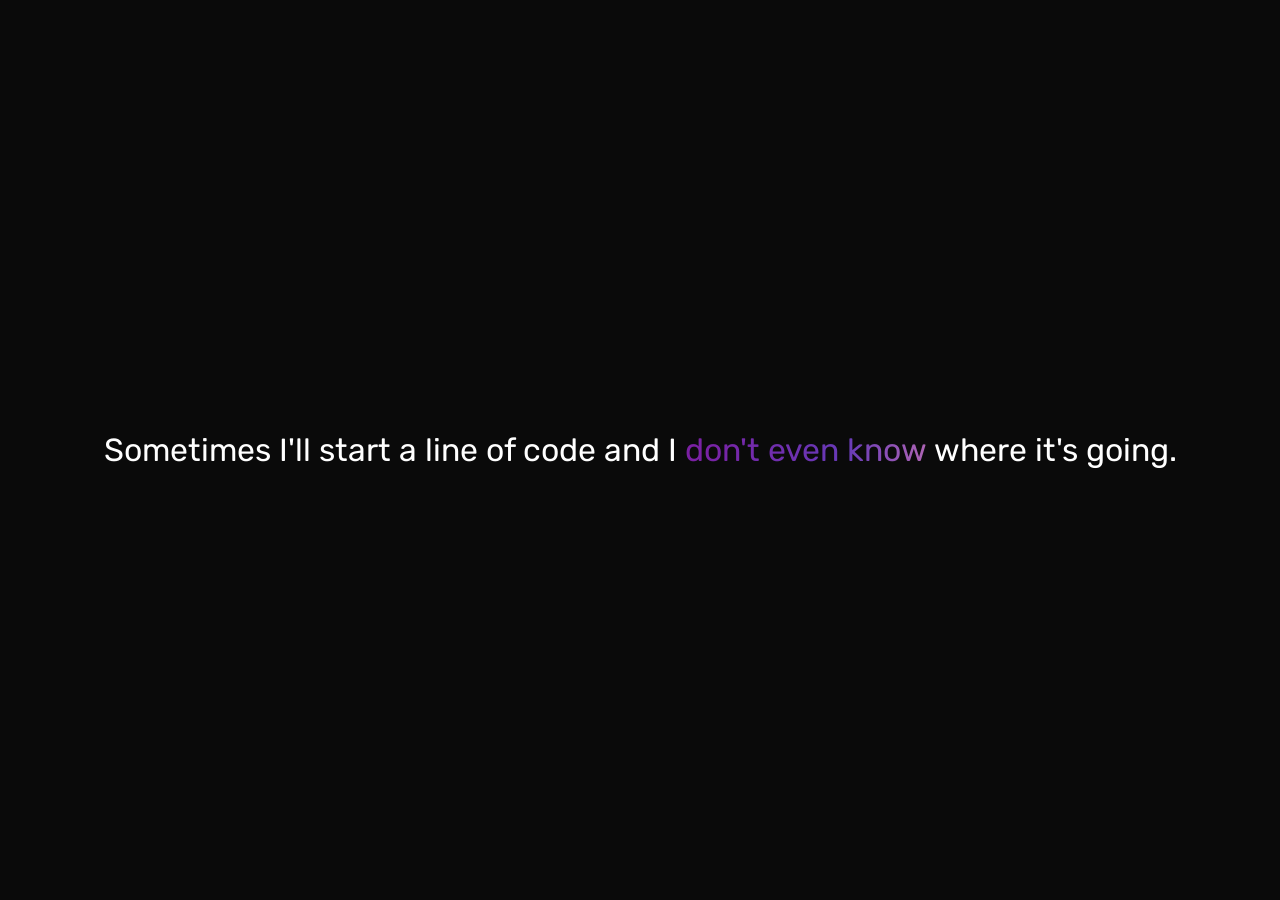
<file: text/index.html>
<!DOCTYPE html>
<html lang="en" >
<head>
  <meta charset="UTF-8">
  <title></title>
  <link rel="preconnect" href="https://fonts.googleapis.com">
<link rel="preconnect" href="https://fonts.gstatic.com" crossorigin>
<link href="https://fonts.googleapis.com/css2?family=Rubik:wght@400;500&display=swap" rel="stylesheet"><link rel="stylesheet" href="./style.css">

</head>
<body>
<!-- partial:index.partial.html -->
<h1>
  Sometimes I'll start a line of code and I
  <span class="magic">
    <span class="magic-star">
      <svg viewBox="0 0 512 512">
      <path d="M512 255.1c0 11.34-7.406 20.86-18.44 23.64l-171.3 42.78l-42.78 171.1C276.7 504.6 267.2 512 255.9 512s-20.84-7.406-23.62-18.44l-42.66-171.2L18.47 279.6C7.406 276.8 0 267.3 0 255.1c0-11.34 7.406-20.83 18.44-23.61l171.2-42.78l42.78-171.1C235.2 7.406 244.7 0 256 0s20.84 7.406 23.62 18.44l42.78 171.2l171.2 42.78C504.6 235.2 512 244.6 512 255.1z" />
      </svg>
    </span>
    <span class="magic-star">
      <svg viewBox="0 0 512 512">
      <path d="M512 255.1c0 11.34-7.406 20.86-18.44 23.64l-171.3 42.78l-42.78 171.1C276.7 504.6 267.2 512 255.9 512s-20.84-7.406-23.62-18.44l-42.66-171.2L18.47 279.6C7.406 276.8 0 267.3 0 255.1c0-11.34 7.406-20.83 18.44-23.61l171.2-42.78l42.78-171.1C235.2 7.406 244.7 0 256 0s20.84 7.406 23.62 18.44l42.78 171.2l171.2 42.78C504.6 235.2 512 244.6 512 255.1z" />
      </svg>
    </span>
    <span class="magic-star">
      <svg viewBox="0 0 512 512">
      <path d="M512 255.1c0 11.34-7.406 20.86-18.44 23.64l-171.3 42.78l-42.78 171.1C276.7 504.6 267.2 512 255.9 512s-20.84-7.406-23.62-18.44l-42.66-171.2L18.47 279.6C7.406 276.8 0 267.3 0 255.1c0-11.34 7.406-20.83 18.44-23.61l171.2-42.78l42.78-171.1C235.2 7.406 244.7 0 256 0s20.84 7.406 23.62 18.44l42.78 171.2l171.2 42.78C504.6 235.2 512 244.6 512 255.1z" />
      </svg>
    </span>
    <span class="magic-text">don't even know</span>
  </span>
  where it's going.
</h1>

<!-- partial -->
  <script src='https://codepen.io/Hyperplexed/pen/xxYJYjM/54407644e24173ad6019b766443bf2a6.js'></script><script  src="./script.js"></script>

</body>
</html>
</file>
<file: cloak/style.css>
body {
	background: black;
}
#clock {
	position: absolute;
	top: 50%;
	left: 50%;
	transform: translate(-50%, -50%);
	width: calc(100vw - 4px);
	max-width: 300px;
}
</file>
<file: dist11/style.css>
/* Box sizing rules */
*,
*::before,
*::after {
  box-sizing: border-box;
  margin: 0;
  padding: 0;
}

:root {
  --white: #fff;
  --black: #111;
  --pink: #e701dd;
  scroll-behavior: smooth;
}

.wrapper {
  background-color: var(--gray);
  width: 100vw;
  height: 100vh;
  padding: 0 20px;
  margin: 0 auto;
  display: grid;
  place-items: center;
}

.link {
  font-family: "Inter";
  font-size: 2rem;
  font-weight: bold;
  color: black;
  text-decoration: none;
  position: relative;
}
.link span, .link i {
  position: relative;
}
.link i {
  margin-left: 0.5em;
}
.link .pink {
  width: 2em;
  height: 2em;
  border-radius: 2em;
  background-color: var(--pink);
  position: absolute;
  top: 50%;
  transform: translatey(-50%);
  left: -0.65em;
}
</file>
<file: dist15/style.css>
* {
	border: 0;
	box-sizing: border-box;
	margin: 0;
	padding: 0;
}
:root {
	--hue: 223;
	--white: hsl(var(--hue),10%,100%);
	--lt-gray: hsl(var(--hue),10%,95%);
	--gray1: hsl(var(--hue),10%,90%);
	--gray2: hsl(var(--hue),10%,80%);
	--gray7: hsl(var(--hue),10%,30%);
	--gray9: hsl(var(--hue),10%,10%);
	--primary: hsl(var(--hue),90%,55%);
	--trans-dur: 0.3s;
	font-size: calc(16px + (24 - 16) * (100vw - 320px) / (1280 - 320));
}
body,
input {
	font: 1em/1.5 "DM Sans", sans-serif;
}
body {
	background-color: var(--white);
	color: var(--gray9);
	height: 100vh;
	display: grid;
	place-items: center;
	transition:
		background-color var(--trans-dur),
		color var(--trans-dur);
}

/* Main styles */
.fr {
	animation: fade-slide-in 0.6s ease-out;
	padding: 0 1.5em;
	max-width: 20em;
}
.fr__face {
	--face-hue1: 60;
	--face-hue2: 30;
	background-image:
		linear-gradient(
			135deg,
			hsl(var(--face-hue1),90%,55%),
			hsl(var(--face-hue2),90%,45%)
		);
	border-radius: 50%;
	box-shadow: 0 0.5em 0.75em hsla(var(--face-hue2),90%,55%,0.3);
	margin: 0 auto 2em;
	position: relative;
	width: 3em;
	height: 3em;
}
.fr__face-right-eye,
.fr__face-left-eye,
.fr__face-mouth-lower,
.fr__face-mouth-upper {
	position: absolute;
	transition:
		background-color var(--trans-dur),
		box-shadow var(--trans-dur),
		color var(--trans-dur);
}
.fr__face-right-eye,
.fr__face-left-eye {
	background-color: var(--white);
	border-radius: 50%;
	top: 0.75em;
	width: 0.6em;
	height: 0.6em;
}
.fr__face-right-eye {
	--delay-right: 0s;
	animation: right-eye 1s var(--delay-right) linear paused;
	clip-path: polygon(0 75%,100% 0,100% 100%,0 100%);
	left: 0.6em;
}
.fr__face-left-eye {
	--delay-left: 0s;
	animation: left-eye 1s var(--delay-left) linear paused;
	clip-path: polygon(0 0,100% 75%,100% 100%,0 100%);
	right: 0.6em;
}
.fr__face-mouth-lower,
.fr__face-mouth-upper {
	color: var(--white);
	top: 1.75em;
	left: 0.75em;
	width: 1.5em;
	height: 0.75em;
}
.fr__face-mouth-lower {
	--delay-mouth-lower: 0s;
	animation: mouth-lower 1s var(--delay-mouth-lower) linear paused;
	border-radius: 50% 50% 0 0 / 100% 100% 0 0;
	box-shadow: 0 0.125em 0 inset;
}
.fr__face-mouth-upper {
	--delay-mouth-upper: 0s;
	animation: mouth-upper 1s var(--delay-mouth-upper) linear paused;
	border-radius: 0 0 50% 50% / 0 0 100% 100%;
	box-shadow: 0 -0.125em 0 inset;
}
.fr__label {
	display: block;
	margin-bottom: 1.5em;
	text-align: center;
}
.fr__input {
	--input-hue: 60;
	--percent: 50%;
	background-color: var(--gray1);
	background-image: linear-gradient(hsl(var(--input-hue),90%,45%),hsl(var(--input-hue),90%,45%));
	background-size: var(--percent) 100%;
	background-repeat: no-repeat;
	border-radius: 0.25em;
	display: block;
	margin: 0.5em auto;
	width: 100%;
	max-width: 10em;
	height: 0.5em;
	transition: background-color var(--trans-dur);
	-webkit-appearance: none;
	appearance: none;
	-webkit-tap-highlight-color: transparent;
}
.fr__input:focus {
	outline: transparent;
}

/* WebKit */
.fr__input::-webkit-slider-thumb {
	background-color: var(--white);
	border: 0;
	border-radius: 50%;
	box-shadow: 0 0.125em 0.5em hsl(0,0%,0%,0.3);
	width: 1.5em;
	height: 1.5em;
	transition: background-color 0.15s linear;
	-webkit-appearance: none;
	appearance: none;
}
.fr__input:focus::-webkit-slider-thumb,
.fr__input::-webkit-slider-thumb:hover {
	background-color: var(--lt-gray);
}

/* Firefox */
.fr__input::-moz-range-thumb {
	background-color: var(--white);
	border: 0;
	border-radius: 50%;
	box-shadow: 0 0.125em 0.5em hsl(0,0%,0%,0.3);
	width: 1.5em;
	height: 1.5em;
	transition: background-color 0.15s linear;
}
.fr__input:focus::-moz-range-thumb,
.fr__input::-moz-range-thumb:hover {
	background-color: var(--lt-gray);
}

/* `:focus-visible` support */
@supports selector(:focus-visible) {
	.fr__input:focus::-webkit-slider-thumb {
		background-color: var(--white);
	}
	.fr__input:focus-visible::-webkit-slider-thumb,
	.fr__input::-webkit-slider-thumb:hover {
		background-color: var(--lt-gray);
	}
	.fr__input:focus::-moz-range-thumb {
		background-color: var(--white);
	}
	.fr__input:focus-visible::-moz-range-thumb,
	.fr__input::-moz-range-thumb:hover {
		background-color: var(--lt-gray);
	}
}

/* Dark theme */
@media (prefers-color-scheme: dark) {
	body {
		background-color: var(--gray9);
		color: var(--gray1);
	}
	.fr__face-right-eye,
	.fr__face-left-eye {
		background-color: var(--gray9);
	}
	.fr__face-mouth-lower,
	.fr__face-mouth-upper {
		color: var(--gray9);
	}
	.fr__input {
		background-color: var(--gray7);
	}
}

/* Animations */
@keyframes fade-slide-in {
	from,
	16.67% {
		opacity: 0;
		transform: translateY(25%);
	}
	to {
		opacity: 1;
		transform: translateY(0);
	}
}
@keyframes right-eye {
	from { clip-path: polygon(0 75%,100% 0,100% 100%,0 100%); }
	50%, to { clip-path: polygon(0 0,100% 0,100% 100%,0 100%); }
}
@keyframes left-eye {
	from { clip-path: polygon(0 0,100% 75%,100% 100%,0 100%); }
	50%, to { clip-path: polygon(0 0,100% 0,100% 100%,0 100%); }
}
@keyframes mouth-lower {
	from {
		border-radius: 50% 50% 0 0 / 100% 100% 0 0;
		top: 1.75em;
		height: 0.75em;
		visibility: visible;
	}
	40% {
		border-radius: 50% 50% 0 0 / 100% 100% 0 0;
		top: 1.95em;
		height: 0.25em;
		visibility: visible;
	}
	50%,
	to {
		border-radius: 0;
		top: 2em;
		height: 0.125em;
		visibility: hidden;
	}
}
@keyframes mouth-upper {
	from,
	50% {
		border-radius: 0;
		box-shadow: 0 -0.125em 0 inset;
		top: 2em;
		height: 0.125em;
		visibility: hidden;
	}
	62.5% {
		border-radius: 0 0 50% 50% / 0 0 100% 100%;
		box-shadow: 0 -0.125em 0 inset;
		top: 1.95em;
		height: 0.25em;
		visibility: visible;
	}
	75% {
		border-radius: 0 0 50% 50% / 0 0 100% 100%;
		box-shadow: 0 -0.125em 0 inset;
		top: 1.825em;
		height: 0.5em;
		visibility: visible;
	}
	to {
		border-radius: 0 0 50% 50% / 0 0 100% 100%;
		box-shadow: 0 -0.8em 0 inset;
		top: 1.75em;
		height: 0.75em;
		visibility: visible;
	}
}
</file>
<file: dist16/style.css>
*,
::before,
::after{
  margin:0;
  padding:0;
  box-sizing:border-box;
}

body{
  overflow:hidden;
}

canvas{
  background-color:#121212;
}
</file>
<file: dist6/style.css>
:root {
  --dark: rgb(20, 20, 20);
  --yellow: rgb(253, 216, 53);
  --blue: rgb(98, 0, 234);
  
  --c1: rgb(38, 70, 83);
  --c2: rgb(42, 157, 143);
  
  --left-color: var(--c1);
  --right-color: var(--c2);
}

body {  
  background-color: var(--dark);
  margin: 0px;
}

.side {
  display: grid;
  height: 100vh;
  overflow: hidden;
  place-items: center;
  position: absolute;
  width: 100%;
}

.side .title {
  font-family: "Rubik", sans-serif;
  font-size: 8vw;
  margin: 0px 10vw;
  width: 80vw;
}

.side .fancy {
  font-family: "Lobster", cursive;
  font-size: 1.3em;
  line-height: 0.8em;
}

#left-side {
  background-color: var(--left-color);
  width: 60%;
  z-index: 2;
}

#left-side .title {  
  color: white;  
}

#left-side .fancy {
  color: var(--right-color);
}

#right-side {
  background-color: var(--right-color);
}

#right-side .title {
  color: var(--dark);
}

#right-side .fancy {
  color: white;
}

/* -- YouTube Link Styles -- */

#source-link {
  top: 60px;
}

#source-link > i {
  color: rgb(94, 106, 210);
}

#yt-link {  
  top: 10px;
}

#yt-link > i {
  color: rgb(239, 83, 80);
}

.meta-link {
  align-items: center;
  backdrop-filter: blur(3px);
  background-color: rgba(40, 40, 40, 0.9);
  border-radius: 6px;
  box-shadow: 2px 2px 2px rgba(0, 0, 0, 0.1);
  cursor: pointer;  
  display: inline-flex;
  gap: 5px;
  left: 10px;
  padding: 10px 20px;
  position: fixed;
  text-decoration: none;
  transition: background-color 350ms, border-color 350ms;
  z-index: 10000;
}

.meta-link:hover {
  background-color: rgb(40, 40, 40);
}

.meta-link > i, .meta-link > span {
  height: 20px;
  line-height: 20px;
}

.meta-link > span {
  color: white;
  font-family: "Rubik", sans-serif;
  transition: color 600ms;
}
</file>
<file: text/style.css>
:root {  
  --purple: rgb(123, 31, 162);
  --violet: rgb(103, 58, 183);
  --pink: rgb(244, 143, 177);
}

@keyframes background-pan {
  from {
    background-position: 0% center;
  }
  
  to {
    background-position: -200% center;
  }
}

@keyframes scale {
  from, to {
    transform: scale(0);
  }
  
  50% {
    transform: scale(1);
  }
}

@keyframes rotate {
  from {
    transform: rotate(0deg);
  }
  
  to {
    transform: rotate(180deg);
  }
}

body {
  background-color: rgb(10, 10, 10);
  display: grid;
  height: 100vh;
  margin: 0px;
  overflow: hidden;
  place-items: center;
}

h1 {
  color: white;
  font-family: "Rubik", sans-serif;
  font-size: clamp(2em, 2vw, 4em);
  font-weight: 400;
  margin: 0px;
  padding: 20px;
  text-align: center;
}

h1 > .magic {
  display: inline-block;
  position: relative;
}

h1 > .magic > .magic-star {
  --size: clamp(20px, 1.5vw, 30px);
  
  animation: scale 700ms ease forwards;
  display: block;
  height: var(--size);
  left: var(--star-left);
  position: absolute;
  top: var(--star-top);
  width: var(--size);
}

h1 > .magic > .magic-star > svg {
  animation: rotate 1000ms linear infinite;
  display: block;
  opacity: 0.7;
}

h1 > .magic > .magic-star > svg > path {
  fill: var(--violet);
}

h1 > .magic > .magic-text {
  animation: background-pan 3s linear infinite;
  background: linear-gradient(
    to right,
    var(--purple),
    var(--violet),
    var(--pink),
    var(--purple)
  );
  background-size: 200%;
  -webkit-background-clip: text;
  -webkit-text-fill-color: transparent;
  white-space: nowrap;
}

/* -- YouTube Link Styles -- */

#source-link {
  top: 60px;
}

#source-link > i {
  color: rgb(94, 106, 210);
}

#yt-link {  
  top: 10px;
}

#yt-link > i {
  color: rgb(239, 83, 80);
}

.meta-link {
  align-items: center;
  backdrop-filter: blur(3px);
  background-color: rgba(255, 255, 255, 0.05);
  border: 1px solid rgba(255, 255, 255, 0.1);
  border-radius: 6px;
  box-shadow: 2px 2px 2px rgba(0, 0, 0, 0.1);
  cursor: pointer;  
  display: inline-flex;
  gap: 5px;
  left: 10px;
  padding: 10px 20px;
  position: fixed;
  text-decoration: none;
  transition: background-color 600ms, border-color 600ms;
  z-index: 10000;
}

.meta-link:hover {
  background-color: rgba(255, 255, 255, 0.1);
  border: 1px solid rgba(255, 255, 255, 0.2);
}

.meta-link > i, .meta-link > span {
  height: 20px;
  line-height: 20px;
}

.meta-link > span {
  color: white;
  font-family: "Rubik", sans-serif;
  transition: color 600ms;
}
</file>
